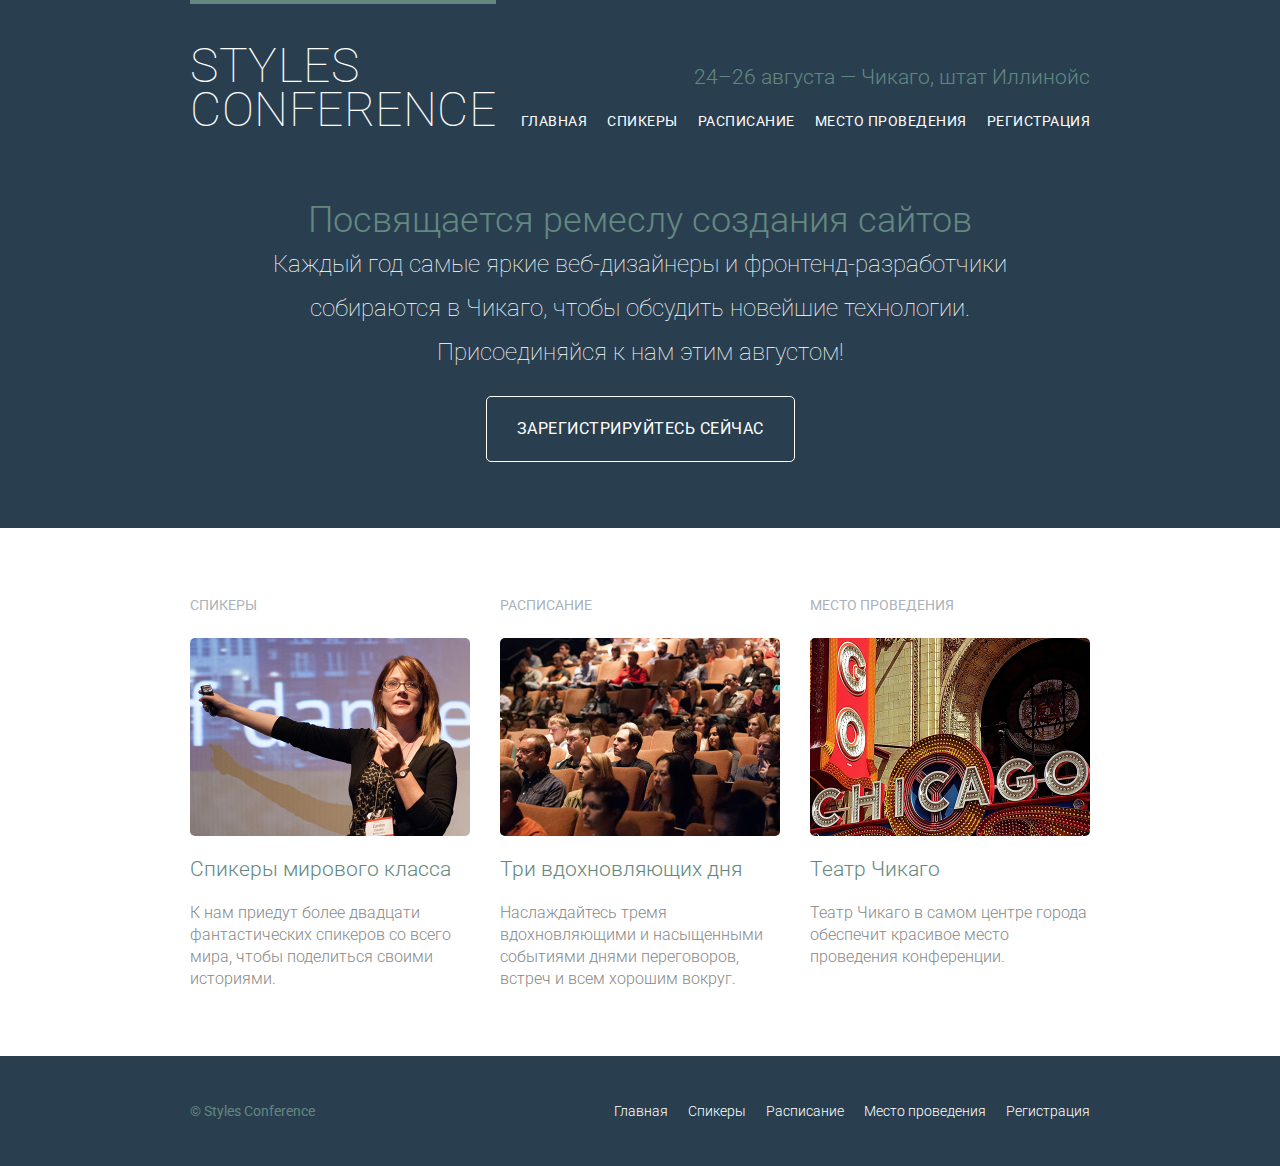
<file: index.html>
﻿<!DOCTYPE html>
<html lang="ru">
<head>
  <meta charset="utf-8">
  <title>Styles Conference</title>
  <link rel="stylesheet" href="main.css">
  <link rel="stylesheet" href="https://fonts.googleapis.com/css?family=Roboto:400,300,100&subset=cyrillic,latin">
</head>
<body>

  <header class="primary-header container group">
    <h1 class="logo">
      <a href="index.html">Styles <br> Conference</a>
    </h1>
	
    <h3 class="tagline">24&ndash;26 августа &mdash; Чикаго, штат Иллинойс</h3>
		
    <nav class="nav primary-nav">
      <ul>
        <li><a href="index.html">Главная</a></li><!--
        --><li><a href="speakers.html">Спикеры</a></li><!--
        --><li><a href="schedule.html">Расписание</a></li><!--
        --><li><a href="venue.html">Место проведения</a></li><!--
        --><li><a href="register.html">Регистрация</a></li>
      </ul>
	</nav>
  </header>
  
  <section class="hero container">
    <h2>Посвящается ремеслу создания сайтов</h2>
    <p>Каждый год самые яркие веб-дизайнеры и фронтенд-разработчики собираются в Чикаго, 
       чтобы обсудить новейшие технологии. Присоединяйся к нам этим августом!</p>
	   
    <a class="btn btn-alt" href="register.html">Зарегистрируйтесь сейчас</a>
  </section>
  
    <section class="row">
	  <div class="grid">

        <!-- Спикеры -->

        <section class="teaser col-1-3">
		  <h5>Спикеры</h5>
 	      <a href="speakers.html">            
			<img src="images/home/speakers.jpg" alt="Профессиональные спикеры">
            <h3>Спикеры мирового класса</h3>
	      </a>
          <p>К нам приедут более двадцати фантастических спикеров со всего мира, чтобы поделиться своими историями.</p>
        </section><!--

        Расписание

        --><section class="teaser col-1-3">
          <h5>Расписание</h5>
          <a href="schedule.html">
            <img src="images/home/schedule.jpg" alt="Участники конференции">
			<h3>Три вдохновляющих дня</h3>
	      </a>
          <p>Наслаждайтесь тремя вдохновляющими и насыщенными событиями днями переговоров, встреч и всем хорошим вокруг.</p>
        </section><!--

        Место проведения

        --><section class="teaser col-1-3">
          <h5>Место проведения</h5>
          <a href="venue.html">
            <img src="images/home/venue.jpg" alt="Театр Чикаго">
			<h3>Театр Чикаго</h3>
	      </a>
          <p>Театр Чикаго в самом центре города обеспечит красивое место проведения конференции.</p>
        </section>
      </div>
    </section> 
  
  <footer class="primary-footer container group">
    <small>&copy; Styles Conference</small>
    <nav class="nav">
      <ul>
        <li><a href="index.html">Главная</a></li><!--
        --><li><a href="speakers.html">Спикеры</a></li><!--
        --><li><a href="schedule.html">Расписание</a></li><!--
        --><li><a href="venue.html">Место проведения</a></li><!--
        --><li><a href="register.html">Регистрация</a></li>
      </ul>
	</nav>
  </footer>
	 
</body>
</html>
</file>
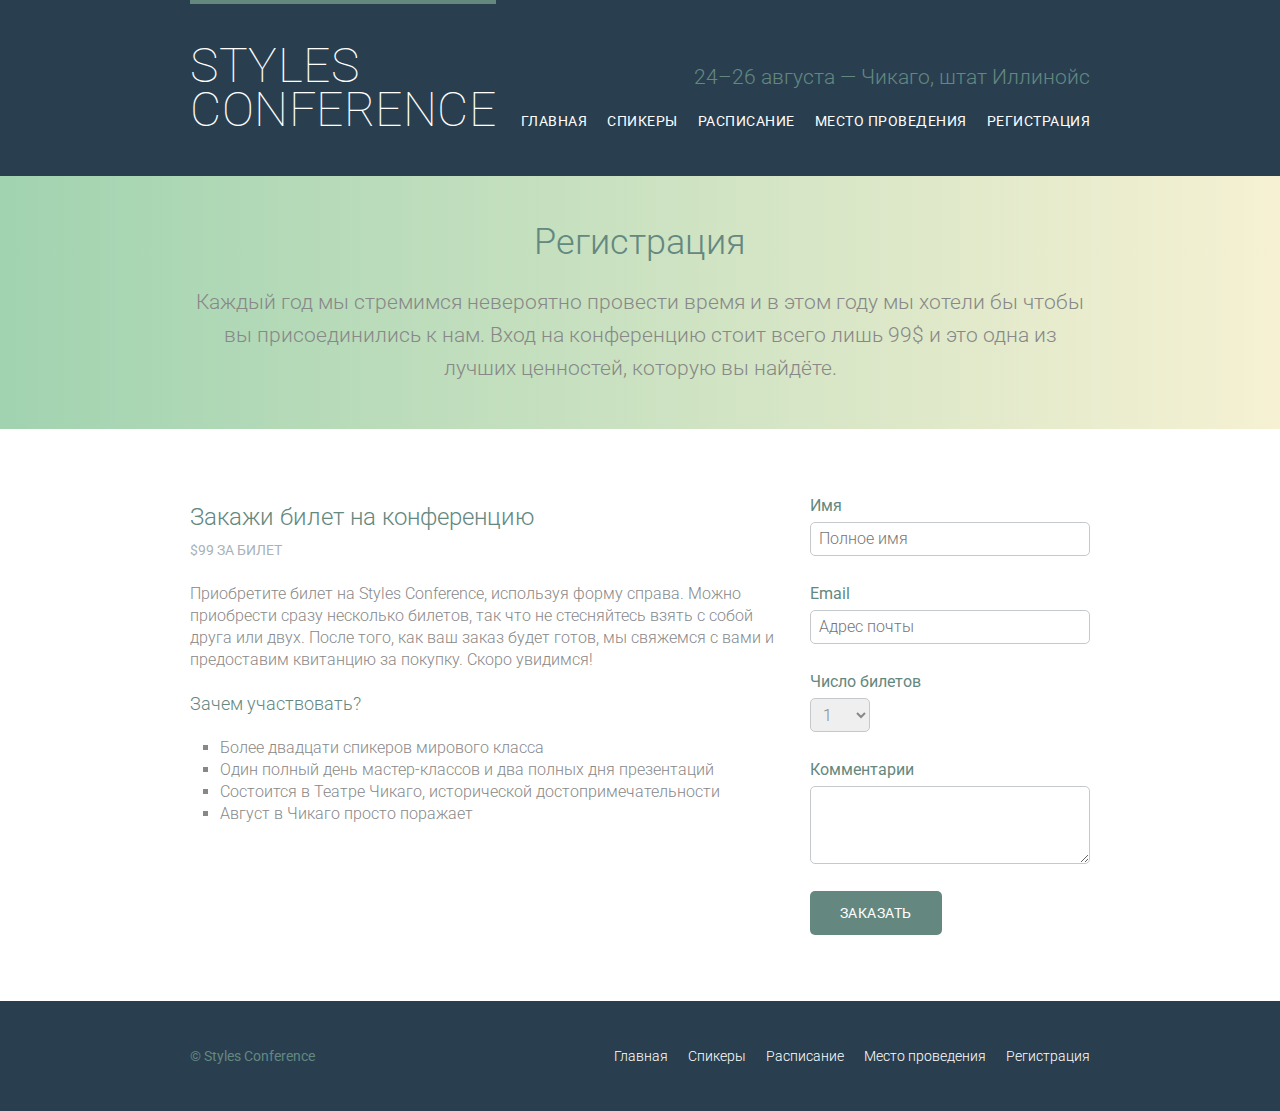
<file: register.html>
﻿<!DOCTYPE html>
<html lang="ru">
<head>
  <meta charset="utf-8">
  <title>Styles Conference</title>
  <link rel="stylesheet" href="main.css">
  <link rel="stylesheet" href="https://fonts.googleapis.com/css?family=Roboto:400,300,100&subset=cyrillic,latin">
</head>
<body>

  <header class="primary-header container group">
    <h1 class="logo">
      <a href="index.html">Styles <br> Conference</a>
    </h1>
	
    <h3 class="tagline">24&ndash;26 августа &mdash; Чикаго, штат Иллинойс</h3>
	
    <nav class="nav primary-nav">
      <ul>
        <li><a href="index.html">Главная</a></li><!--
        --><li><a href="speakers.html">Спикеры</a></li><!--
        --><li><a href="schedule.html">Расписание</a></li><!--
        --><li><a href="venue.html">Место проведения</a></li><!--
        --><li><a href="register.html">Регистрация</a></li>
      </ul>
    </nav>
  </header>

  <section class="row-alt">
	<div class="lead container">
      <h1>Регистрация</h1>
	    <p>Каждый год мы стремимся невероятно провести время и в этом году мы 
	     хотели бы чтобы вы присоединились к нам. Вход на конференцию стоит 
		  всего лишь 99$ и это одна из лучших ценностей, которую вы найдёте.</p>
  </div>
  </section>

  <section class="row">
    <div class="grid">

      <section class="col-2-3">

        <h2>Закажи билет на конференцию</h2>
        <h5>$99 за билет</h5>

        <p>Приобретите билет на Styles Conference, используя форму справа. 
          Можно приобрести сразу несколько билетов, так что не стесняйтесь взять 
          с собой друга или двух. После того, как ваш заказ будет готов, мы 
          свяжемся с вами и предоставим квитанцию за покупку. Скоро увидимся!
        </p>

        <h4>Зачем участвовать?</h4>

        <ul class="why-attend">
          <li>Более двадцати спикеров мирового класса</li>
          <li>Один полный день мастер-классов и два полных дня презентаций</li>
          <li>Состоится в Театре Чикаго, исторической достопримечательности</li>
          <li>Август в Чикаго просто поражает</li>
        </ul>

      </section><!--

        --><form class="col-1-3" action="#" method="post">

          <fieldset class="register-group">

            <label>
              Имя
              <input type="text" name="name" placeholder="Полное имя" required>
            </label>

            <label>
              Email
              <input type="email" name="email" placeholder="Адрес почты" required>
            </label>

            <label>
              Число билетов
              <select name="quantity" required>
                <option value="1" selected>1</option>
                <option value="2">2</option>
                <option value="3">3</option>
                <option value="4">4</option>
                <option value="5">5</option>
              </select>
            </label>

            <label>
              Комментарии
              <textarea name="comments"></textarea>
            </label>

          </fieldset>

          <input class="btn btn-default" type="submit" name="submit"
          value="Заказать">

      </form>

  </div>
</section>
    
  <footer class="primary-footer container group">
    <small>&copy; Styles Conference</small>
    <nav class="nav">
      <ul>
        <li><a href="index.html">Главная</a></li><!--
        --><li><a href="speakers.html">Спикеры</a></li><!--
        --><li><a href="schedule.html">Расписание</a></li><!--
        --><li><a href="venue.html">Место проведения</a></li><!--
        --><li><a href="register.html">Регистрация</a></li>
      </ul>
  </nav>
  </footer>
	 
</body>
</html>
</file>
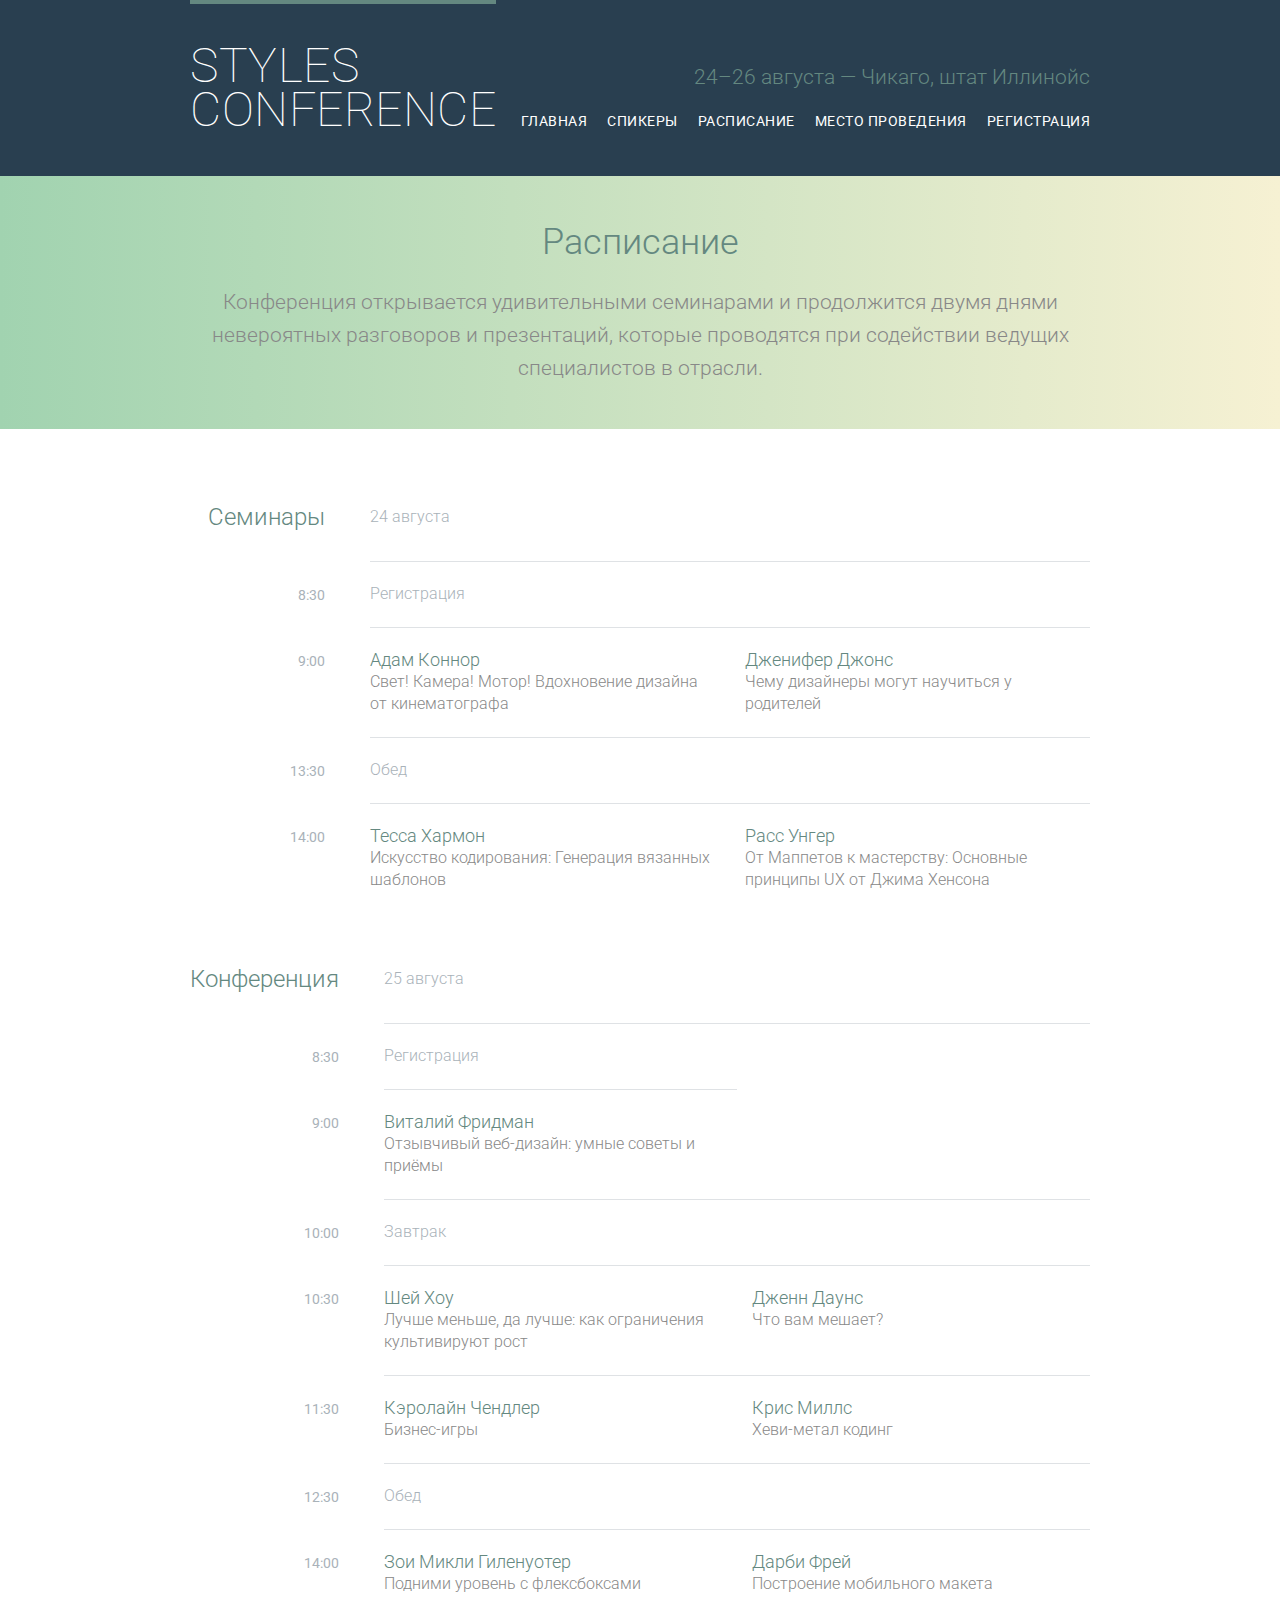
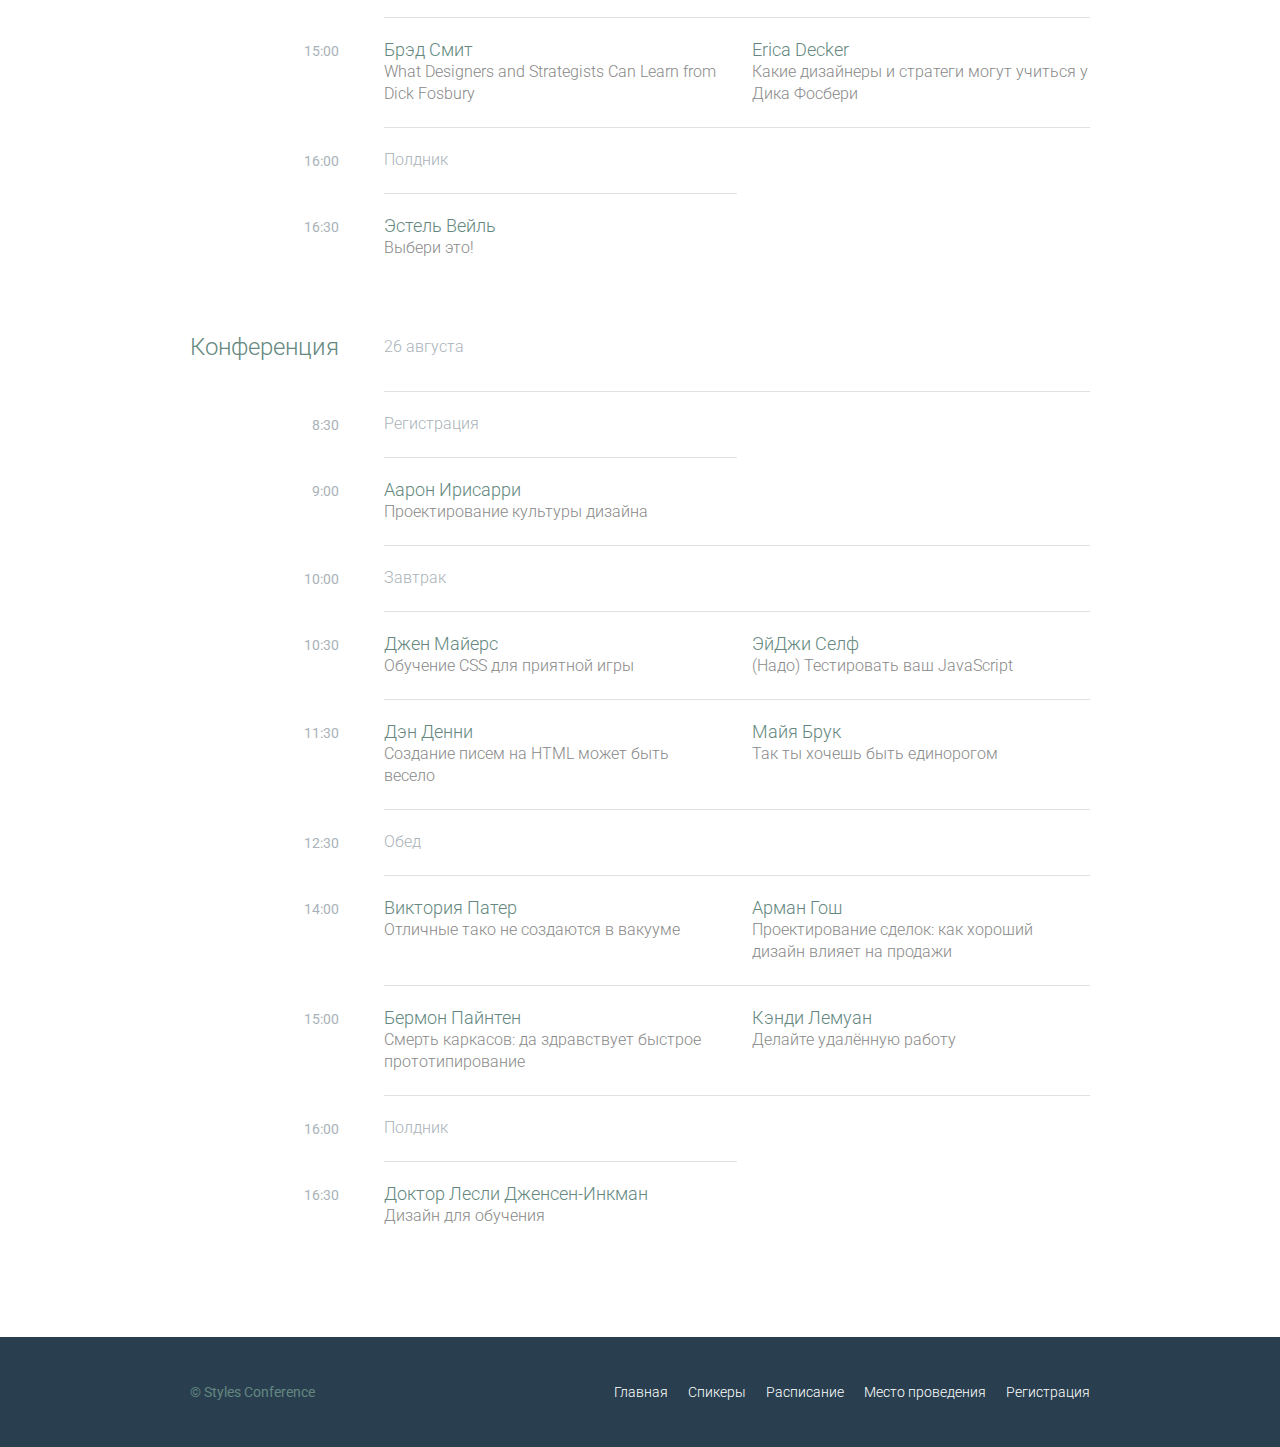
<file: schedule.html>
﻿<!DOCTYPE html>
<html lang="ru">
<head>
  <meta charset="utf-8">
  <title>Styles Conference</title>
  <link rel="stylesheet" href="main.css">
  <link rel="stylesheet" href="https://fonts.googleapis.com/css?family=Roboto:400,300,100&subset=cyrillic,latin">
</head>
<body>

  <header class="primary-header container group">
    <h1 class="logo">
      <a href="index.html">Styles <br> Conference</a>
    </h1>
	
    <h3 class="tagline">24&ndash;26 августа &mdash; Чикаго, штат Иллинойс</h3>
	
    <nav class="nav primary-nav">
      <ul>
        <li><a href="index.html">Главная</a></li><!--
        --><li><a href="speakers.html">Спикеры</a></li><!--
        --><li><a href="schedule.html">Расписание</a></li><!--
        --><li><a href="venue.html">Место проведения</a></li><!--
        --><li><a href="register.html">Регистрация</a></li>
    </ul>
    </nav>
  </header>

  <section class="row-alt">
    <div class="lead container">
        <h1>Расписание</h1>
      <p>Конференция открывается удивительными семинарами и продолжится двумя днями 
         невероятных разговоров и презентаций, которые проводятся при содействии ведущих 
       специалистов в отрасли.</p>
    </div>
  </section>  
      <!--Семинары-->
  <section class="row">
    <div class="container">
      <table>
        <thead>
          <tr>
            <th scope="row">
              Семинары
            </th>
            <td class="schedule-offset" colspan="2">24  августа
            </td>
          </tr>
        </thead>

        <tbody>
          <tr>
            <th scope="row">
              <time datetime="8:30:00">8:30

              </time>
            </th>
            <td class="schedule-offset" colspan="2">
              Регистрация
            </td>
          </tr>
          <tr>
            <th scope="row">
              <time datetime="09:00:00">9:00</time>
            </th>
            <td>
              <a href="speakers.html#adam-connor">
                <h4>Адам Коннор</h4>
                Свет! Камера! Мотор! Вдохновение дизайна от кинематографа
              </a>
            </td>
            <td>
              <a href="speakers.html#jennifer-jones">
                <h4>Дженифер Джонс</h4>
                Чему дизайнеры могут научиться у родителей
              </a>
            </td>
          </tr>
          <tr>
            <th scope="row">
              <time datetime="12:30:00">13:30</time>  
            </th>
            <td class="schedule-offset" colspan="2">
              Обед
            </td>
          </tr>
          <tr>
            <th scope="row">
              <time datetime="14:00:00">14:00</time> 
            </th>
            <td>
              <a href="speakers.html#tessa-harmon">
                <h4>Тесса Хармон</h4>
                Искусcтво кодирования: Генерация вязанных шаблонов
              </a>
            </td>
            <td>
              <a href="speakers.html#russ-unger">
                <h4>Расс Унгер</h4>
                От Маппетов к мастерству: Основные принципы UX от Джима Хенсона
              </a>
            </td>
          </tr>

        </tbody>
      </table>
    
  <!--Конференция-->
      <table>
        <thead>
          <tr>
            <th scope="row">
              Конференция
            </th>
            <td class="schedule-offset" colspan="2">25 августа
            </td>
          </tr>
        </thead>

        <tbody>
          <tr>
            <th scope="row">
              <time datetime="8:30:00">8:30

              </time>
            </th>
            <td class="schedule-offset" colspan="2">
              Регистрация
            </td>
          </tr>
          <tr>
            <th scope="row">
              <time datetime="09:00:00">9:00</time>
            </th>
            <td>
              <a href="speakers.html#adam-connor">
                <h4>Виталий Фридман</h4>
                Отзывчивый веб-дизайн: умные советы и приёмы
              </a>
            </td>
          </tr>
          <tr>
            <th scope="row">
              <time datetime="10:00:00">10:00</time>  
            </th>
            <td class="schedule-offset" colspan="2">
              Завтрак
            </td>
          </tr>
          <tr>
            <th scope="row">
              <time datetime="10:30:00">10:30</time> 
            </th>
            <td>
              <a href="speakers.html#tessa-harmon">
                <h4>Шей Хоу</h4>
                Лучше меньше, да лучше: как ограничения культивируют рост
              </a>
            </td>
            <td>
              <a href="speakers.html#russ-unger">
                <h4>Дженн Даунс</h4>
                Что вам мешает?
              </a>
            </td>
          </tr>
          <tr>
            <th scope="row">
              <time datetime="11:30:00">11:30</time> 
            </th>
            <td>
              <a href="speakers.html#tessa-harmon">
                <h4>Кэролайн Чендлер</h4>
                Бизнес-игры
              </a>
            </td>
            <td>
              <a href="speakers.html#russ-unger">
                <h4>Крис Миллс</h4>
                Хеви-метал кодинг
              </a>
            </td>
          </tr>
          <tr>
            <th scope="row">
              <time datetime="12:30:00">12:30</time>  
            </th>
            <td class="schedule-offset" colspan="2">
              Обед
            </td>
          </tr>
          <tr>
            <th scope="row">
              <time datetime="14:00:00">14:00</time> 
            </th>
            <td>
              <a href="speakers.html#tessa-harmon">
                <h4>Зои Микли Гиленуотер</h4>
                Подними уровень с флексбоксами
              </a>
            </td>
            <td>
              <a href="speakers.html#russ-unger">
                <h4>Дарби Фрей</h4>
                Построение мобильного макета
              </a>
            </td>
          </tr>
          <tr>
            <th scope="row">
              <time datetime="15:00:00">15:00</time> 
            </th>
            <td>
              <a href="speakers.html#tessa-harmon">
                <h4>Брэд Смит</h4>
                What Designers and Strategists Can Learn from Dick Fosbury
              </a>
            </td>
            <td>
              <a href="speakers.html#russ-unger">
                <h4>Erica Decker</h4>
                Какие дизайнеры и стратеги могут учиться у Дика Фосбери
              </a>
            </td>
          </tr>
          <tr>
            <th scope="row">
              <time datetime="16:00:00">16:00</time>  
            </th>
            <td class="schedule-offset" colspan="2">
              Полдник
            </td>
          </tr>
          <tr>
            <th scope="row">
              <time datetime="16:30:00">16:30</time>
            </th>
            <td>
              <a href="speakers.html#adam-connor">
                <h4>Эстель Вейль</h4>
                Выбери это!
              </a>
            </td>
          </tr>

        </tbody>
      </table>
    <!--Конференция-->
      <table>
        <thead>
          <tr>
            <th scope="row">
              Конференция
            </th>
            <td class="schedule-offset" colspan="2">26 августа
            </td>
          </tr>
        </thead>

        <tbody>
          <tr>
            <th scope="row">
              <time datetime="8:30:00">8:30

              </time>
            </th>
            <td class="schedule-offset" colspan="2">
              Регистрация
            </td>
          </tr>
          <tr>
            <th scope="row">
              <time datetime="09:00:00">9:00</time>
            </th>
            <td>
              <a href="speakers.html#adam-connor">
                <h4>Аарон Ирисарри</h4>
                Проектирование культуры дизайна
              </a>
            </td>
          </tr>
          <tr>
            <th scope="row">
              <time datetime="10:00:00">10:00</time>  
            </th>
            <td class="schedule-offset" colspan="2">
              Завтрак
            </td>
          </tr>
          <tr>
            <th scope="row">
              <time datetime="10:30:00">10:30</time> 
            </th>
            <td>
              <a href="speakers.html#tessa-harmon">
                <h4>Джен Майерс</h4>
                Обучение CSS для приятной игры
              </a>
            </td>
            <td>
              <a href="speakers.html#russ-unger">
                <h4>ЭйДжи Селф</h4>
                (Надо) Тестировать ваш JavaScript
              </a>
            </td>
          </tr>
          <tr>
            <th scope="row">
              <time datetime="11:30:00">11:30</time> 
            </th>
            <td>
              <a href="speakers.html#tessa-harmon">
                <h4>Дэн Денни</h4>
                Создание писем на HTML может быть весело
              </a>
            </td>
            <td>
              <a href="speakers.html#russ-unger">
                <h4>Майя Брук</h4>
                Так ты хочешь быть единорогом
              </a>
            </td>
          </tr>
          <tr>
            <th scope="row">
              <time datetime="12:30:00">12:30</time>  
            </th>
            <td class="schedule-offset" colspan="2">
              Обед
            </td>
          </tr>
          <tr>
            <th scope="row">
              <time datetime="14:00:00">14:00</time> 
            </th>
            <td>
              <a href="speakers.html#tessa-harmon">
                <h4>Виктория Патер</h4>
                Отличные тако не создаются в вакууме
              </a>
            </td>
            <td>
              <a href="speakers.html#russ-unger">
                <h4>Арман Гош</h4>
                Проектирование сделок: как хороший дизайн влияет на продажи
              </a>
            </td>
          </tr>
          <tr>
            <th scope="row">
              <time datetime="15:00:00">15:00</time> 
            </th>
            <td>
              <a href="speakers.html#tessa-harmon">
                <h4>Бермон Пайнтен</h4>
                Смерть каркасов: да здравствует быстрое прототипирование
              </a>
            </td>
            <td>
              <a href="speakers.html#russ-unger">
                <h4>Кэнди Лемуан</h4>
                Делайте удалённую работу
              </a>
            </td>
          </tr>
          <tr>
            <th scope="row">
              <time datetime="16:00:00">16:00</time>  
            </th>
            <td class="schedule-offset" colspan="2">
              Полдник
            </td>
          </tr>
          <tr>
            <th scope="row">
              <time datetime="16:30:00">16:30</time>
            </th>
            <td>
              <a href="speakers.html#adam-connor">
                <h4>Доктор Лесли Дженсен-Инкман</h4>
                Дизайн для обучения
              </a>
            </td>
          </tr>

        </tbody>
      </table>
    </div>
  </section>
  
  <footer class="primary-footer container group">
    <small>&copy; Styles Conference</small>
    <nav class="nav">
      <ul>
       <li><a href="index.html">Главная</a></li><!--
       --><li><a href="speakers.html">Спикеры</a></li><!--
       --><li><a href="schedule.html">Расписание</a></li><!--
       --><li><a href="venue.html">Место проведения</a></li><!--
       --><li><a href="register.html">Регистрация</a></li>
      </ul>
    </nav>
  </footer>
	 
</body>
</html>
</file>
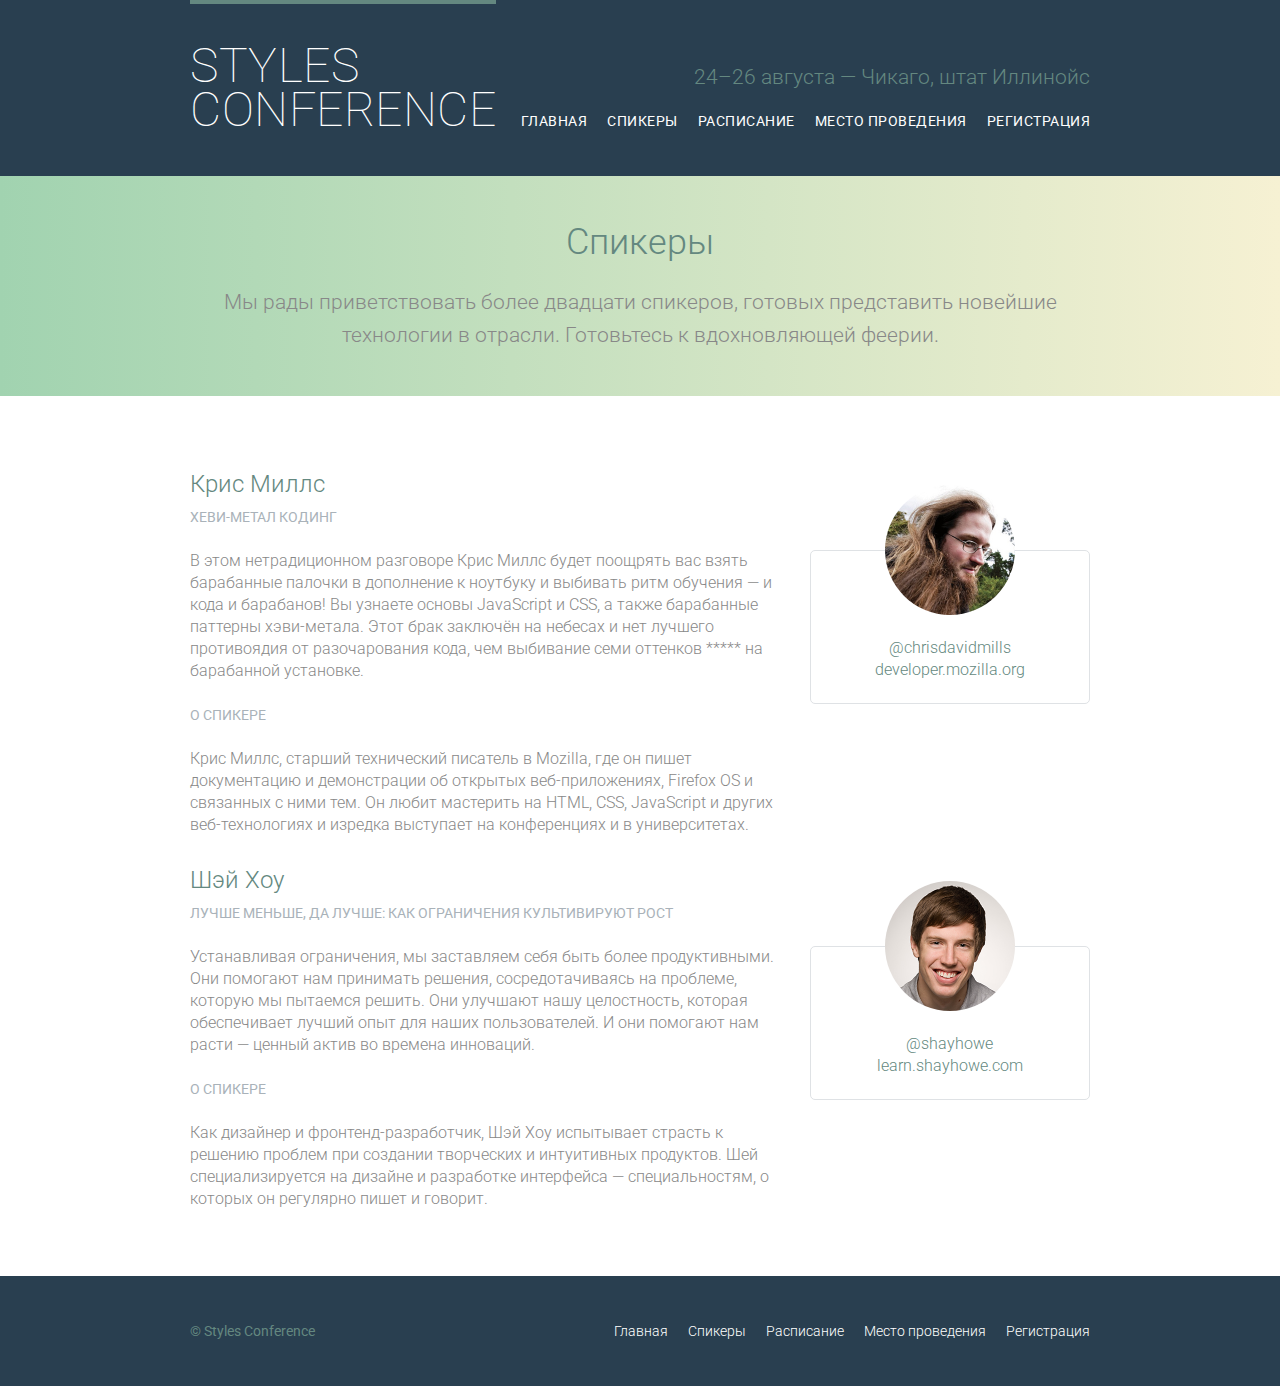
<file: speakers.html>
﻿<!DOCTYPE html>
<html lang="ru">
<head>
  <meta charset="utf-8">
  <title>Styles Conference</title>
  <link rel="stylesheet" href="main.css">
  <link rel="stylesheet" href="https://fonts.googleapis.com/css?family=Roboto:400,300,100&subset=cyrillic,latin">
</head>
<body>

  <header class="primary-header container group">
    <h1 class="logo">
      <a href="index.html">Styles <br> Conference</a>
    </h1>
	
    <h3 class="tagline">24&ndash;26 августа &mdash; Чикаго, штат Иллинойс</h3>
	
    <nav class="nav primary-nav">
      <ul>
        <li><a href="index.html">Главная</a></li><!--
        --><li><a href="speakers.html">Спикеры</a></li><!--
        --><li><a href="schedule.html">Расписание</a></li><!--
        --><li><a href="venue.html">Место проведения</a></li><!--
        --><li><a href="register.html">Регистрация</a></li>
      </ul>
	</nav>
  </header>

  <section class="row-alt">
	<div class="lead container">
      <h1>Спикеры</h1>
	  <p>Мы рады приветствовать более двадцати спикеров, готовых представить 
         новейшие технологии в отрасли. Готовьтесь к вдохновляющей феерии.</p>
    </div>
  </section>
  
  <section class="row">
    <div class="grid">
  
      <section class="speaker" id="chris-mills">

        <div class="col-2-3">

          <h2>Крис Миллс</h2>
          <h5>Хеви-метал кодинг</h5>

          <p>В этом нетрадиционном разговоре Крис Миллс будет поощрять вас взять барабанные палочки в дополнение к ноутбуку и выбивать ритм обучения — и кода и барабанов! Вы узнаете основы JavaScript и CSS, а также барабанные паттерны хэви-метала. Этот брак заключён на небесах и нет лучшего противоядия от разочарования кода, чем выбивание семи оттенков ***** на барабанной установке.</p>

          <h5>О спикере</h5>

          <p>Крис Миллс, старший технический писатель в Mozilla, где он пишет документацию и демонстрации об открытых веб-приложениях, Firefox OS и связанных с ними тем. Он любит мастерить на HTML, CSS, JavaScript и других веб-технологиях и изредка выступает на конференциях и в университетах.</p>

        </div><!--

        --><aside class="col-1-3">
          <div class="speaker-info">
		  
		    <img src="images/speakers/chris-mills.jpg" alt="Chris Mills">			

            <ul>
              <li><a href="https://twitter.com/chrisdavidmills">@chrisdavidmills</a></li>
              <li><a href="https://developer.mozilla.org/">developer.mozilla.org</a></li>
            </ul>

          </div>
        </aside>

      </section>	  
  
      <section class="speaker" id="shay-howe">

        <div class="col-2-3">

          <h2>Шэй Хоу</h2>
          <h5>Лучше меньше, да лучше: как ограничения культивируют рост</h5>

          <p>Устанавливая ограничения, мы заставляем себя быть более продуктивными. Они помогают нам принимать решения, сосредотачиваясь на проблеме, которую мы пытаемся решить. Они улучшают нашу целостность, которая обеспечивает лучший опыт для наших пользователей. И они помогают нам расти — ценный актив во времена инноваций.</p>

          <h5>О спикере</h5>

          <p>Как дизайнер и фронтенд-разработчик, Шэй Хоу испытывает страсть к решению проблем при создании творческих и интуитивных продуктов. Шей специализируется на дизайне и разработке интерфейса — специальностям, о которых он регулярно пишет и говорит.</p>

        </div><!--

        --><aside class="col-1-3">
          <div class="speaker-info">

		    <img src="images/speakers/shay-howe.jpg" alt="Шэй Хоу">
			
            <ul>
              <li><a href="https://twitter.com/shayhowe">@shayhowe</a></li>
              <li><a href="http://learn.shayhowe.com/">learn.shayhowe.com</a></li>
            </ul>

          </div>
        </aside>

      </section>
  
    </div>
  </section>
  
  <footer class="primary-footer container group">
    <small>&copy; Styles Conference</small>
    <nav class="nav">
      <ul>
        <li><a href="index.html">Главная</a></li><!--
        --><li><a href="speakers.html">Спикеры</a></li><!--
        --><li><a href="schedule.html">Расписание</a></li><!--
        --><li><a href="venue.html">Место проведения</a></li><!--
        --><li><a href="register.html">Регистрация</a></li>
      </ul>
	</nav>
  </footer>
	 
</body>
</html>
</file>
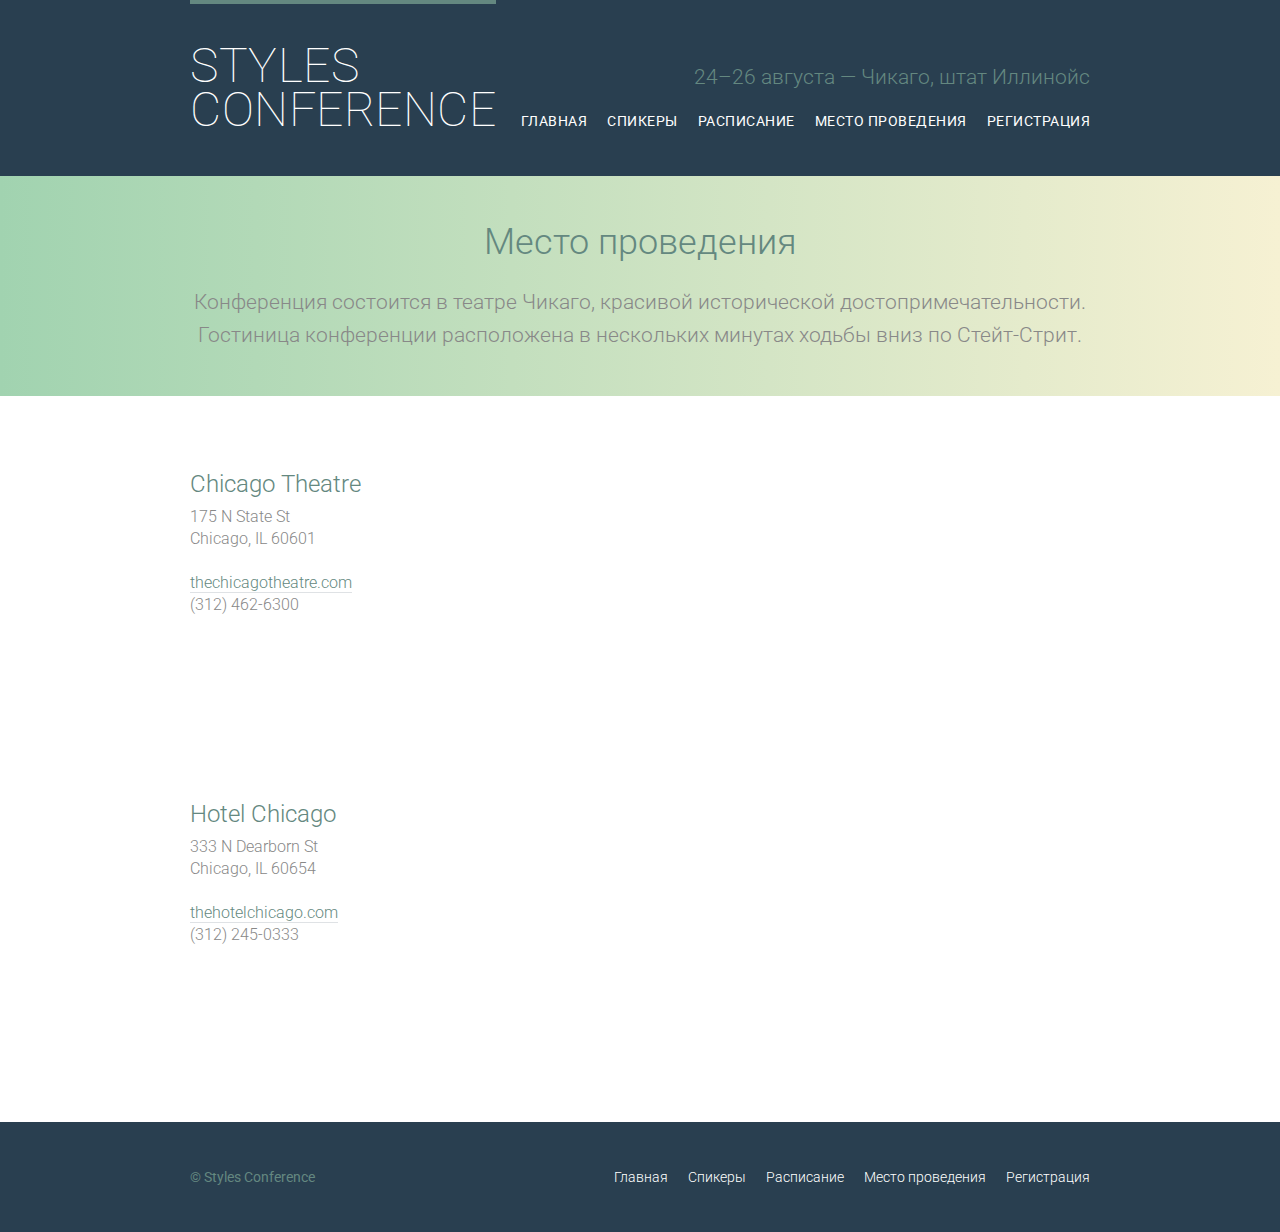
<file: venue.html>
﻿<!DOCTYPE html>
<html lang="ru">
<head>
  <meta charset="utf-8">
  <title>Styles Conference</title>
  <link rel="stylesheet" href="main.css">
  <link rel="stylesheet" href="https://fonts.googleapis.com/css?family=Roboto:400,300,100&subset=cyrillic,latin">
</head>
<body>

  <header class="primary-header container group">
    <h1 class="logo">
      <a href="index.html">Styles <br> Conference</a>
    </h1>
	
    <h3 class="tagline">24&ndash;26 августа &mdash; Чикаго, штат Иллинойс</h3>
	
    <nav class="nav primary-nav">
      <ul>
        <li><a href="index.html">Главная</a></li><!--
        --><li><a href="speakers.html">Спикеры</a></li><!--
        --><li><a href="schedule.html">Расписание</a></li><!--
        --><li><a href="venue.html">Место проведения</a></li><!--
        --><li><a href="register.html">Регистрация</a></li>
      </ul>
	</nav>
  </header>

  <section class="row-alt">
	<div class="lead container">
      <h1>Место проведения</h1>
	  <p>Конференция состоится в театре Чикаго, красивой исторической достопримечательности. 
	     Гостиница конференции расположена в нескольких минутах ходьбы вниз по Стейт-Стрит.</p>
	</div>
  </section>
  
    <section class="row">
      <div class="grid">

        <!-- Chicago Theatre -->

        <section class="venue-theatre">

          <div class="col-1-3">
            <h2>Chicago Theatre</h2>
            <p>175 N State St <br> Chicago, IL 60601</p>
            <p><a href="http://www.thechicagotheatre.com/">thechicagotheatre.com</a> <br> (312) 462-6300</p>
          </div><!--

          --><iframe class="venue-map col-2-3" src="https://www.google.com/maps/embed?pb=!1m5!3m3!1m2!1s0x880e2ca55810a493%3A0x4700ddf60fcbfad6!2schicago+theatre!5e0!3m2!1sen!2sus!4v1388701393606"></iframe>

        </section>

        <!-- Hotel Chicago -->

        <section class="venue-hotel">

          <div class="col-1-3">
            <h2>Hotel Chicago</h2>
            <p>333 N Dearborn St <br> Chicago, IL 60654</p>
            <p><a href="http://thehotelchicago.com/">thehotelchicago.com</a> <br> (312) 245-0333</p>
          </div><!--

          --><iframe class="venue-map col-2-3" src="https://www.google.com/maps/embed?pb=!1m5!3m3!1m2!1s0x880e2cb1da049173%3A0xa5c91d255a775f0b!2sHotel+Sax+Chicago%2C+North+Dearborn+Street%2C+Chicago%2C+IL!5e0!3m2!1sen!2sus!4v1388702493978"></iframe>

        </section>

      </div>
    </section>  
  
  <footer class="primary-footer container group">
    <small>&copy; Styles Conference</small>
    <nav class="nav">
      <ul>
        <li><a href="index.html">Главная</a></li><!--
        --><li><a href="speakers.html">Спикеры</a></li><!--
        --><li><a href="schedule.html">Расписание</a></li><!--
        --><li><a href="venue.html">Место проведения</a></li><!--
        --><li><a href="register.html">Регистрация</a></li>
      </ul>
	  </nav>
  </footer>
	 
</body>
</html>
</file>
<file: main.css>
/* http://meyerweb.com/eric/tools/css/reset/
   v2.0 | 20110126
   License: none (public domain)
*/

html, body, div, span, applet, object, iframe,
h1, h2, h3, h4, h5, h6, p, blockquote, pre,
a, abbr, acronym, address, big, cite, code,
del, dfn, em, img, ins, kbd, q, s, samp,
small, strike, strong, sub, sup, tt, var,
b, u, i, center,
dl, dt, dd, ol, ul, li,
fieldset, form, label, legend,
table, caption, tbody, tfoot, thead, tr, th, td,
article, aside, canvas, details, embed,
figure, figcaption, footer, header, hgroup,
menu, nav, output, ruby, section, summary,
time, mark, audio, video {
  margin: 0;
  padding: 0;
  border: 0;
  font-size: 100%;
  font: inherit;
  vertical-align: baseline;
}
/* HTML5 display-role reset for older browsers */
article, aside, details, figcaption, figure,
footer, header, hgroup, menu, nav, section {
  display: block;
}
body {
  line-height: 1;
}
ol, ul {
  list-style: none;
}
blockquote, q {
  quotes: none;
}
blockquote:before, blockquote:after,
q:before, q:after {
  content: '';
  content: none;
}
table {
  border-collapse: collapse;
  border-spacing: 0;
}


/*
  ========================================
  Пользовательские стили
  ========================================
*/
body {
  background: #293f50;
  color: #888;
  font: 300 16px/22px "Roboto", "Open Sans", "Helvetica Neue", Helvetica, Arial, sans-serif;
}

/*
  ========================================
  Сетка
  ========================================
*/

*,
*:before,
*:after {
  -webkit-box-sizing: border-box;
     -moz-box-sizing: border-box;
          box-sizing: border-box;
}
.container,
.grid {
  margin: 0 auto;
  width: 960px;
}
.container {
  padding-left: 30px;
  padding-right: 30px;
}
.grid,
.col-1-3,
.col-2-3 {
  padding-left: 15px;
  padding-right: 15px;
}
.col-1-3,
.col-2-3  {
  display: inline-block;
  vertical-align: top;
}
.col-1-3 {
  width: 33.33%;
}
.col-2-3 {
  width: 66.66%;
}

/*
  ========================================
  Clearfix
  ========================================
*/

.group:before,
.group:after {
  content: "";
  display: table;
}
.group:after {
  clear: both;
}
.group {
  clear: both;
  *zoom: 1;
}

/*
  ========================================
  Полосы
  ========================================
*/

.row,
.row-alt{
  min-width: 960px;
}
.row {
  background: #fff;
  padding: 66px 0 44px 0;
}
.row-alt {
  background: #cbe2c1;
  background: -webkit-linear-gradient(to right, #a1d3b0, #f6f1d3);
  background: -moz-linear-gradient(to right, #a1d3b0, #f6f1d3);
  background: linear-gradient(to right, #a1d3b0, #f6f1d3);
  padding: 44px 0 22px 0;
}

/*
  ========================================
  Типографика
  ========================================
*/

h1, h2, h3, h4 {
  color: #648880;
}
h1, h3, h4, h5, p {
  margin-bottom: 22px;
}
h1 {
  font-size: 36px;
  line-height: 44px;
}
h2 {
  font-size: 24px;
  line-height: 44px;
}
h3 {
  font-size: 21px;
}
h4 {
  font-size: 18px;
}

h5 {
  color: #a9b2b9;
  font-size: 14px;
  font-weight: 400;
  text-transform: uppercase;
}

strong {
  font-weight: 400;
}
cite, em {
  font-style: italic;
}

/*
  ========================================
  Вступление
  ========================================
*/

.lead {
  text-align: center;
}
.lead p {
  font-size: 21px;
  line-height: 33px;
}

/*
  ========================================
  Ссылки
  ========================================
*/

a {
  color: #648880;
  text-decoration: none;
}
a:hover {
  color: #a9b2b9;
}
p a {
  border-bottom: 1px solid #dfe2e5;
}
.primary-header a,
  .primary-footer a {
  color: #fff;
  }
  .primary-header a:hover,
  .primary-footer a:hover {
  color: #648880;
}

/*
  ========================================
  Кнопки
  ========================================
*/

.btn {
  border-radius: 5px;
  color: #fff;
  cursor: pointer;
  display: inline-block;
  font-weight: 400;
  letter-spacing: .5px;
  margin: 0;
  text-transform: uppercase;
}
.btn-alt {
  border: 1px solid #fff;
  padding: 10px 30px;
}
.btn-alt:hover {
  background: #fff;
  color: #648880;
}
.btn-default {
  border: 0;
  background: #648880;
  padding: 11px 30px;
  font-size: 14px;
}
.btn-default:hover {
  background: #77a198;
}

/*
  ========================================
  Основной заголовок
  ========================================
*/

.logo {
  border-top: 4px solid #648880;
  float: left;
  font-size: 48px;
  font-weight: 100;
  letter-spacing: .5px;
  line-height: 44px;
  padding: 40px 0 22px 0;
  text-transform: uppercase;
}
.tagline {
  margin: 66px 0 22px 0;
  text-align: right;
}
.primary-nav {
  font-size: 14px;
  font-weight: 400;
  letter-spacing: .5px;
  text-transform: uppercase;
}

/*
  ========================================
  Основной подвал
  ========================================
*/

.primary-footer {
  color: #648880;
  font-size: 14px;
  padding-bottom: 44px;
  padding-top: 44px;
}
.primary-footer small {
  float: left;
  font-weight: 400;
}

/*
  ========================================
  Навигация
  ========================================
*/

.nav {
  text-align: right;
}
.nav li {
  display: inline-block;
  margin: 0 10px;
  vertical-align: top;
}
.nav li:last-child {
  margin-right: 0;
}

/*
  ========================================
  Главная страница
  ========================================
*/

.hero {
  color: #fff;
  line-height: 44px;
  padding: 22px 80px 66px 80px;
  text-align: center;
}
.hero h2 {
  font-size: 36px;
}
.hero p {
  font-size: 24px;
  font-weight: 100;
}
.teaser a:hover h3 {
  color: #a9b2b9;
}
.teaser img {
  border-radius: 5px;
  display: block;
  margin-bottom: 22px;
  max-width: 100%
}

/*
  ========================================
  Спикеры
  ========================================
*/
  
.speaker-info {
  border: 1px solid #dfe2e5;
  border-radius: 5px;
  margin-top: 88px;
  padding-bottom: 22px;
  text-align: center;
}
.speaker-info img {
  border-radius: 50%;
  height: 130px;
  margin: -66px 0 22px 0;
  vertical-align: top;
}

/*
  ========================================
  Место проведения
  ========================================
*/

.venue-theatre {
  margin-bottom: 66px;
}
.venue-hotel {
  margin-bottom: 22px;
}
.venue-map {
  height: 264px;
}

/*
  ========================================
  Регистрация
  ========================================
*/

.why-attend {
  list-style: square;
  margin: 0 0 22px 30px;
}
form{
  margin-bottom: 22px;
}
input,
select,
textarea {
  font: 300 16px/22px "Roboto", "Open Sans", "Helvetica Neue", Helvetica, Arial, sans-serif;
}
.register-group label{
  color: #648880;
  cursor: pointer;
  font-weight: 400;
}
.register-group input,
.register-group select,
.register-group textarea {
  border: 1px solid #c6c9cc;
  border-radius: 5px;
  color: #888;
  display: block;
  margin: 5px 0 27px 0;
  padding: 5px 8px;
}
.register-group input,
.register-group textarea {
  width: 100%;
}
.register-group select {
  height: 34px;
  width: 60px;
}
.register-group textarea {
  height: 78px;
}
/*
  ========================================
  Расписание
  ========================================
*/
table {
  margin-bottom: 44px;
  width: 100%;
}
table:lats-child {
  margin-bottom: 0;
}
th,
td {
  padding-bottom: 22px;
  vertical-align: top;
}
th {
  padding-right: 45px;
  text-align: right;
  width: 20%;
}
td {
  width: 40%;
}
thead {
  line-height: 44px;
}
thead th {
  color: #648880;
  font-size: 24px;
}
tbody th {
  color: #a9b2b9;
  font-size: 14px;
  font-weight: 400;
  padding-top: 22px;
  text-transform: uppercase;
}
tbody td {
  border-top: 1px solid #dfe2e5;
  padding-top: 21px;
}
tbody td:first-of-type {
  padding-right: 15px;
}
tbody td:last-of-type {
  padding-left: 15px;
}
tbody td:only-of-type {
  padding-left: 0;
  padding-right: 0;
}
table a {
  color: #888;
}
table h4 {
  margin-bottom: 0;
}
.schedule-offset {
  color: #a9b2b9;
}
</file>
